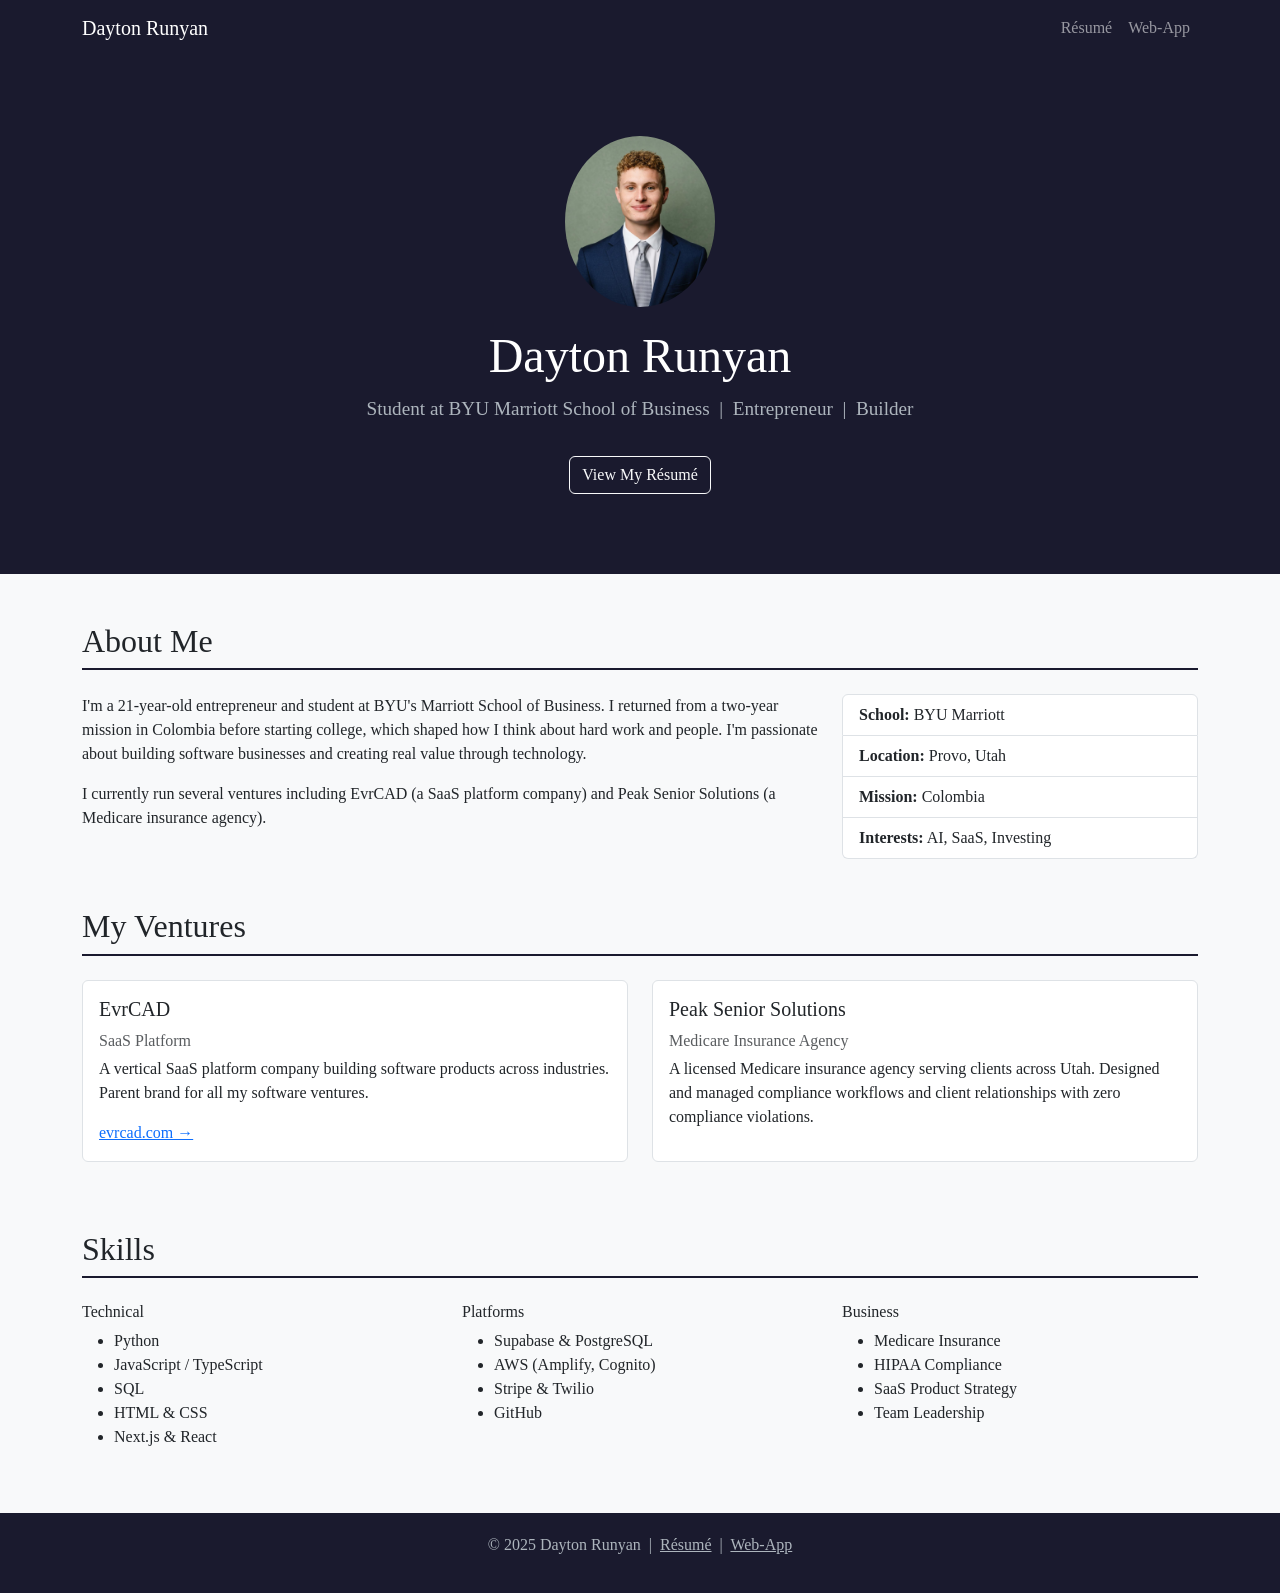
<file: index.html>
<!DOCTYPE html>
<html lang="en">
<head>
  <meta charset="UTF-8" />
  <meta name="viewport" content="width=device-width, initial-scale=1.0"/>
  <title>Dayton Runyan</title>

  <link href="https://cdn.jsdelivr.net/npm/bootstrap@5.3.2/dist/css/bootstrap.min.css" rel="stylesheet"/>

  <style>
    body {
      background-color: #f8f9fa;
      font-family: Georgia, serif;
    }

    .navbar {
      background-color: #1a1a2e;
    }

    .hero {
      background-color: #1a1a2e;
      color: white;
      padding: 80px 0;
      text-align: center;
    }

    .hero h1 {
      font-size: 3rem;
      margin-bottom: 10px;
    }

    .hero p {
      font-size: 1.2rem;
      color: #adb5bd;
    }

    .section-title {
      border-bottom: 2px solid #1a1a2e;
      padding-bottom: 8px;
      margin-bottom: 24px;
    }

    .card {
      border: 1px solid #dee2e6;
      margin-bottom: 20px;
    }

    footer {
      background-color: #1a1a2e;
      color: #adb5bd;
      padding: 20px 0;
      text-align: center;
    }
  </style>
</head>
<body>

  <nav class="navbar navbar-expand-lg navbar-dark">
    <div class="container">
      <a class="navbar-brand" href="index.html">Dayton Runyan</a>
      <button class="navbar-toggler" type="button" data-bs-toggle="collapse" data-bs-target="#navMenu">
        <span class="navbar-toggler-icon"></span>
      </button>
      <div class="collapse navbar-collapse" id="navMenu">
        <ul class="navbar-nav ms-auto">
          <li class="nav-item"><a class="nav-link" href="resume.html">Résumé</a></li>
          <li class="nav-item"><a class="nav-link" href="app.html">Web-App</a></li>
        </ul>
      </div>
    </div>
  </nav>

  <div class="hero">
    <div class="container">

      <img src="headshot.png" alt="Dayton Runyan" style="width:150px; border-radius:50%; margin-bottom:20px;">
      <h1>Dayton Runyan</h1>
      <p>Student at BYU Marriott School of Business &nbsp;|&nbsp; Entrepreneur &nbsp;|&nbsp; Builder</p>
      <a href="resume.html" class="btn btn-outline-light mt-3">View My Résumé</a>
    </div>
  </div>

  <div class="container mt-5" id="about">
    <h2 class="section-title">About Me</h2>
    <div class="row">
      <div class="col-md-8">
        <p>
          I'm a 21-year-old entrepreneur and student at BYU's Marriott School of Business.
          I returned from a two-year mission in Colombia before starting college, which shaped
          how I think about hard work and people. I'm passionate about building software
          businesses and creating real value through technology.
        </p>
        <p>
          I currently run several ventures including EvrCAD (a SaaS platform company)
          and Peak Senior Solutions (a Medicare insurance agency).
        </p>
      </div>
      <div class="col-md-4">
        <ul class="list-group">
          <li class="list-group-item"><strong>School:</strong> BYU Marriott</li>
          <li class="list-group-item"><strong>Location:</strong> Provo, Utah</li>
          <li class="list-group-item"><strong>Mission:</strong> Colombia</li>
          <li class="list-group-item"><strong>Interests:</strong> AI, SaaS, Investing</li>
        </ul>
      </div>
    </div>
  </div>

  <div class="container mt-5" id="ventures">
    <h2 class="section-title">My Ventures</h2>
    <div class="row">

      <div class="col-md-6">
        <div class="card p-3">
          <h5>EvrCAD</h5>
          <p class="text-muted mb-1">SaaS Platform</p>
          <p>A vertical SaaS platform company building software products across industries. Parent brand for all my software ventures.</p>
          <a href="https://evrcad.com" target="_blank">evrcad.com →</a>
        </div>
      </div>

      <div class="col-md-6">
        <div class="card p-3">
          <h5>Peak Senior Solutions</h5>
          <p class="text-muted mb-1">Medicare Insurance Agency</p>
          <p>A licensed Medicare insurance agency serving clients across Utah. Designed and managed compliance workflows and client relationships with zero compliance violations.</p>
        </div>
      </div>
    </div>
  </div>

  <div class="container mt-5 mb-5" id="skills">
    <h2 class="section-title">Skills</h2>
    <div class="row">
      <div class="col-md-4">
        <h6>Technical</h6>
        <ul>
          <li>Python</li>
          <li>JavaScript / TypeScript</li>
          <li>SQL</li>
          <li>HTML &amp; CSS</li>
          <li>Next.js &amp; React</li>
        </ul>
      </div>
      <div class="col-md-4">
        <h6>Platforms</h6>
        <ul>
          <li>Supabase &amp; PostgreSQL</li>
          <li>AWS (Amplify, Cognito)</li>
          <li>Stripe &amp; Twilio</li>
          <li>GitHub</li>
        </ul>
      </div>
      <div class="col-md-4">
        <h6>Business</h6>
        <ul>
          <li>Medicare Insurance</li>
          <li>HIPAA Compliance</li>
          <li>SaaS Product Strategy</li>
          <li>Team Leadership</li>
        </ul>
      </div>
    </div>
  </div>

  <footer>
    <p>&copy; 2025 Dayton Runyan &nbsp;|&nbsp;
      <a href="resume.html" style="color:#adb5bd;">Résumé</a> &nbsp;|&nbsp;
      <a href="app.html" style="color:#adb5bd;">Web-App</a>
    </p>
  </footer>
  <script src="https://cdn.jsdelivr.net/npm/bootstrap@5.3.2/dist/js/bootstrap.bundle.min.js"></script>
</body>
</html>
</file>
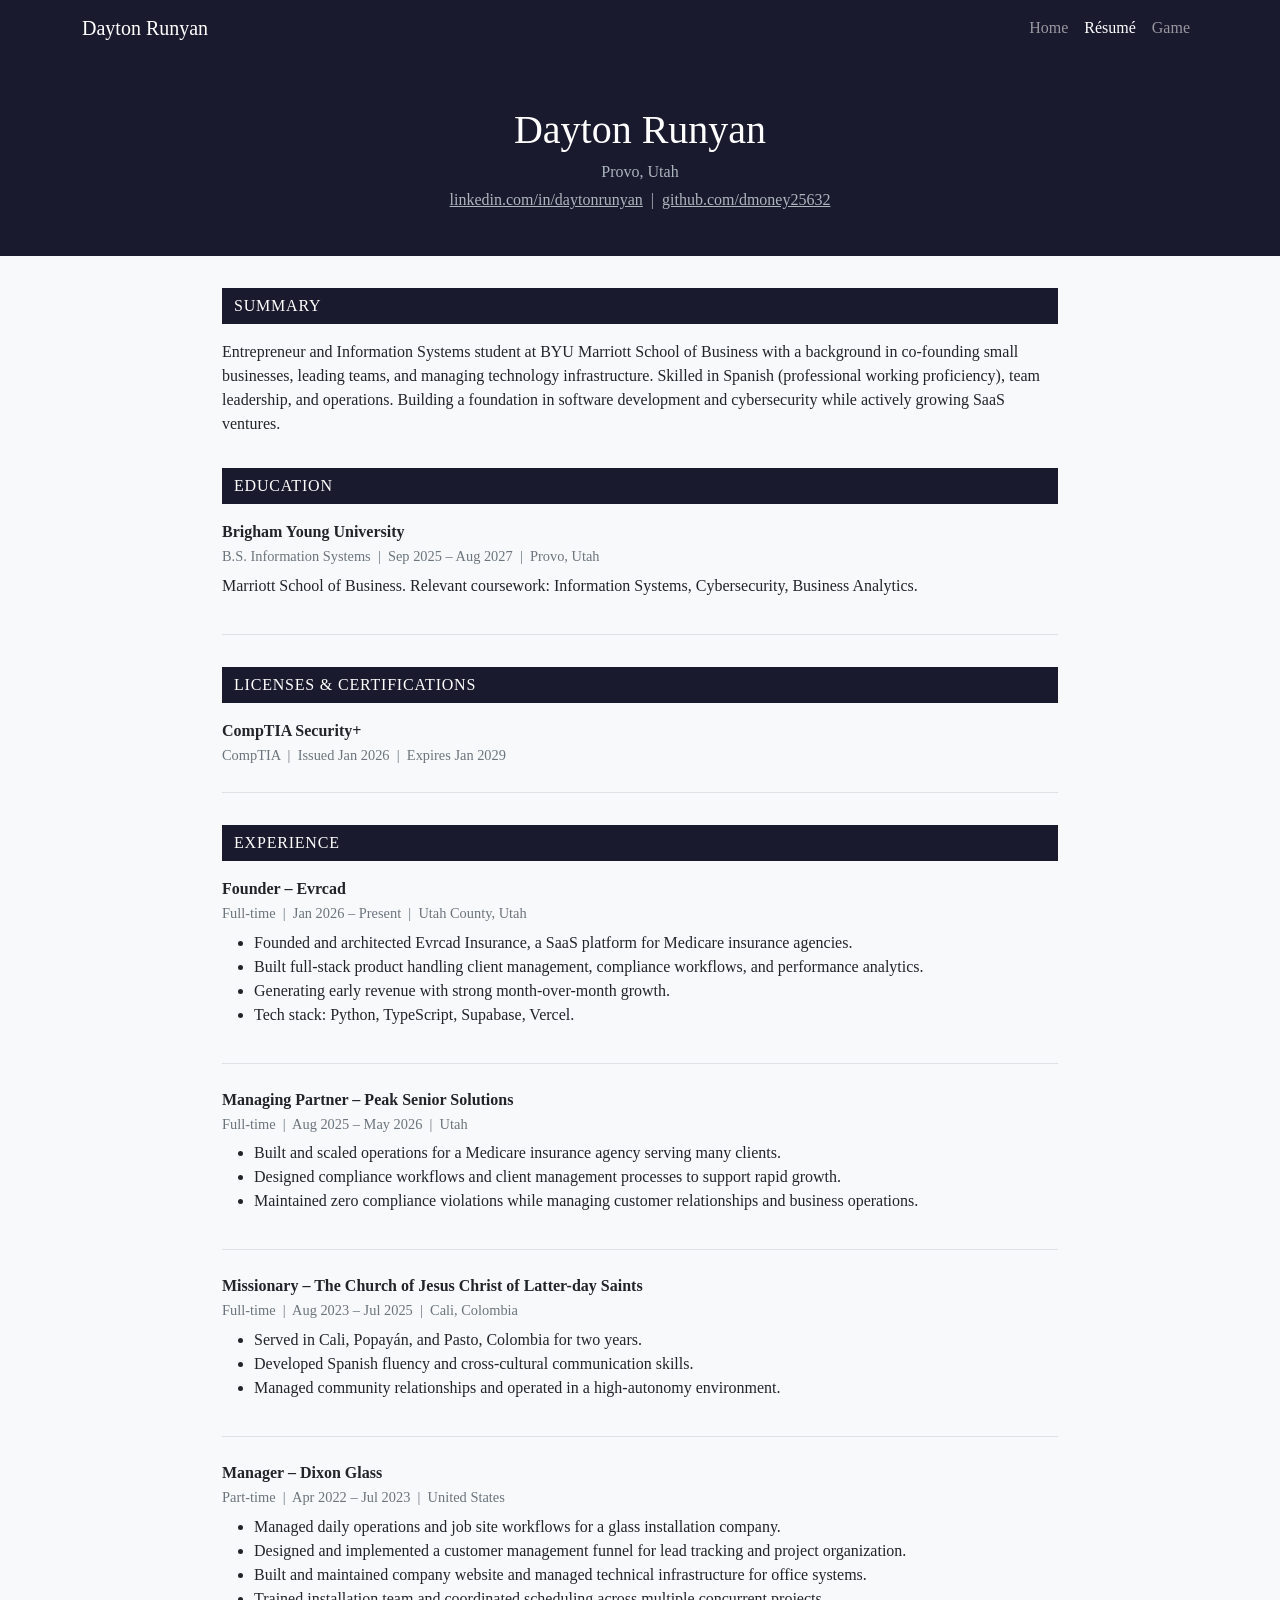
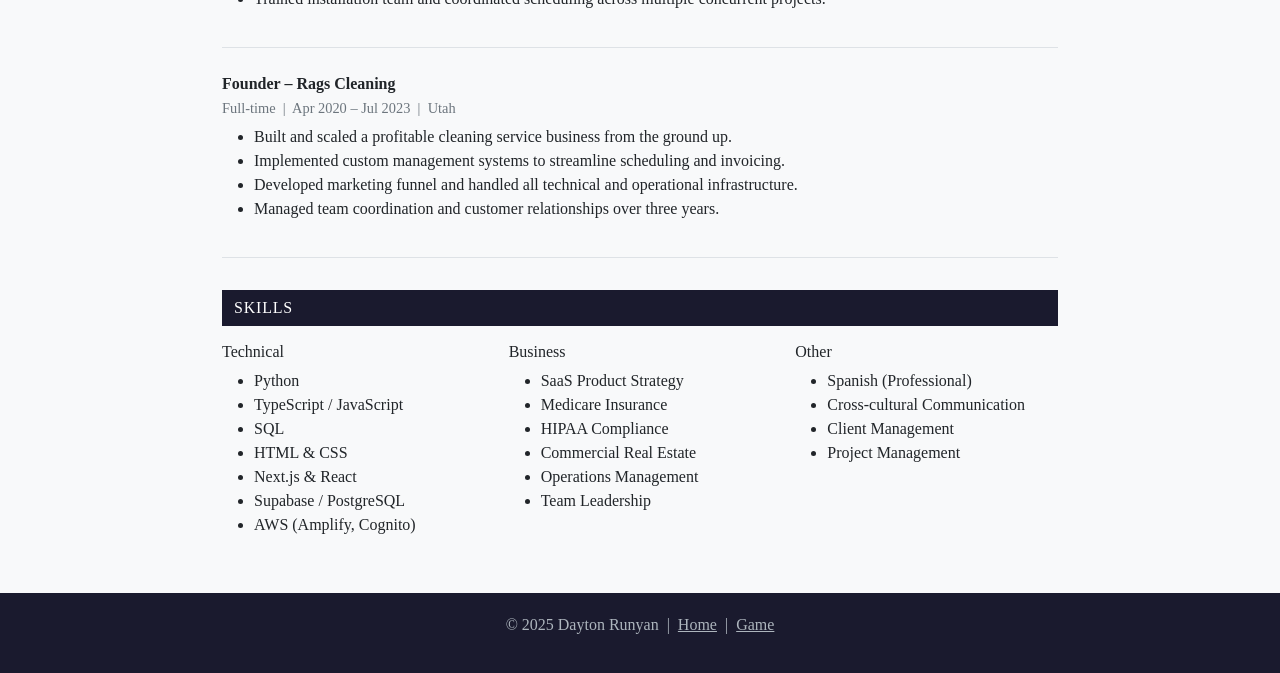
<file: resume.html>
<!DOCTYPE html>
<html lang="en">
<head>
  <meta charset="UTF-8" />
  <meta name="viewport" content="width=device-width, initial-scale=1.0"/>
  <title>Résumé – Dayton Runyan</title>

  <link href="https://cdn.jsdelivr.net/npm/bootstrap@5.3.2/dist/css/bootstrap.min.css" rel="stylesheet"/>

  <style>
    body {
      background-color: #f8f9fa;
      font-family: Georgia, serif;
    }

    .navbar {
      background-color: #1a1a2e;
    }

    .resume-header {
      background-color: #1a1a2e;
      color: white;
      padding: 50px 0 40px;
      text-align: center;
    }

    .resume-header h1 {
      font-size: 2.5rem;
      margin-bottom: 6px;
    }

    .resume-header p {
      color: #adb5bd;
      margin-bottom: 4px;
    }

    .resume-header a {
      color: #adb5bd;
    }

    .section-title {
      background-color: #1a1a2e;
      color: white;
      padding: 6px 12px;
      font-size: 1rem;
      letter-spacing: 0.05em;
      text-transform: uppercase;
      margin-bottom: 16px;
      margin-top: 32px;
    }

    .job-title {
      font-weight: bold;
      font-size: 1rem;
      margin-bottom: 2px;
    }

    .job-meta {
      color: #6c757d;
      font-size: 0.9rem;
      margin-bottom: 6px;
    }

    .job-block {
      margin-bottom: 24px;
      padding-bottom: 20px;
      border-bottom: 1px solid #dee2e6;
    }

    .job-block:last-child {
      border-bottom: none;
    }

    footer {
      background-color: #1a1a2e;
      color: #adb5bd;
      padding: 20px 0;
      text-align: center;
      margin-top: 40px;
    }
  </style>
</head>
<body>

  <nav class="navbar navbar-expand-lg navbar-dark">
    <div class="container">
      <a class="navbar-brand" href="index.html">Dayton Runyan</a>
      <button class="navbar-toggler" type="button" data-bs-toggle="collapse" data-bs-target="#navMenu">
        <span class="navbar-toggler-icon"></span>
      </button>
      <div class="collapse navbar-collapse" id="navMenu">
        <ul class="navbar-nav ms-auto">
          <li class="nav-item"><a class="nav-link" href="index.html">Home</a></li>
          <li class="nav-item"><a class="nav-link active" href="resume.html">Résumé</a></li>
          <li class="nav-item"><a class="nav-link" href="app.html">Game</a></li>
        </ul>
      </div>
    </div>
  </nav>

  <div class="resume-header">
    <div class="container">
      <h1>Dayton Runyan</h1>
      <p>Provo, Utah</p>
      <p>
        <a href="https://linkedin.com/in/daytonrunyan" target="_blank">linkedin.com/in/daytonrunyan</a>
        &nbsp;|&nbsp;
        <a href="https://github.com/dmoney25632" target="_blank">github.com/dmoney25632</a>
      </p>
    </div>
  </div>

  <div class="container mt-4" style="max-width: 860px;">

    <div class="section-title">Summary</div>
    <p>
      Entrepreneur and Information Systems student at BYU Marriott School of Business with a background
      in co-founding small businesses, leading teams, and managing technology infrastructure. Skilled in
      Spanish (professional working proficiency), team leadership, and operations. Building a foundation
      in software development and cybersecurity while actively growing SaaS ventures.
    </p>

    <div class="section-title">Education</div>

    <div class="job-block">
      <div class="job-title">Brigham Young University</div>
      <div class="job-meta">B.S. Information Systems &nbsp;|&nbsp; Sep 2025 – Aug 2027 &nbsp;|&nbsp; Provo, Utah</div>
      <p>Marriott School of Business. Relevant coursework: Information Systems, Cybersecurity, Business Analytics.</p>
    </div>

    <div class="section-title">Licenses &amp; Certifications</div>

    <div class="job-block">
      <div class="job-title">CompTIA Security+</div>
      <div class="job-meta">CompTIA &nbsp;|&nbsp; Issued Jan 2026 &nbsp;|&nbsp; Expires Jan 2029</div>
    </div>

    <div class="section-title">Experience</div>

    <div class="job-block">
      <div class="job-title">Founder – Evrcad</div>
      <div class="job-meta">Full-time &nbsp;|&nbsp; Jan 2026 – Present &nbsp;|&nbsp; Utah County, Utah</div>
      <ul>
        <li>Founded and architected Evrcad Insurance, a SaaS platform for Medicare insurance agencies.</li>
        <li>Built full-stack product handling client management, compliance workflows, and performance analytics.</li>
        <li>Generating early revenue with strong month-over-month growth.</li>
        <li>Tech stack: Python, TypeScript, Supabase, Vercel.</li>
      </ul>
    </div>

    <div class="job-block">
      <div class="job-title">Managing Partner – Peak Senior Solutions</div>
      <div class="job-meta">Full-time &nbsp;|&nbsp; Aug 2025 – May 2026 &nbsp;|&nbsp; Utah</div>
      <ul>
        <li>Built and scaled operations for a Medicare insurance agency serving many clients.</li>
        <li>Designed compliance workflows and client management processes to support rapid growth.</li>
        <li>Maintained zero compliance violations while managing customer relationships and business operations.</li>
      </ul>
    </div>

    <div class="job-block">
      <div class="job-title">Missionary – The Church of Jesus Christ of Latter-day Saints</div>
      <div class="job-meta">Full-time &nbsp;|&nbsp; Aug 2023 – Jul 2025 &nbsp;|&nbsp; Cali, Colombia</div>
      <ul>
        <li>Served in Cali, Popayán, and Pasto, Colombia for two years.</li>
        <li>Developed Spanish fluency and cross-cultural communication skills.</li>
        <li>Managed community relationships and operated in a high-autonomy environment.</li>
      </ul>
    </div>

    <div class="job-block">
      <div class="job-title">Manager – Dixon Glass</div>
      <div class="job-meta">Part-time &nbsp;|&nbsp; Apr 2022 – Jul 2023 &nbsp;|&nbsp; United States</div>
      <ul>
        <li>Managed daily operations and job site workflows for a glass installation company.</li>
        <li>Designed and implemented a customer management funnel for lead tracking and project organization.</li>
        <li>Built and maintained company website and managed technical infrastructure for office systems.</li>
        <li>Trained installation team and coordinated scheduling across multiple concurrent projects.</li>
      </ul>
    </div>

    <div class="job-block">
      <div class="job-title">Founder – Rags Cleaning</div>
      <div class="job-meta">Full-time &nbsp;|&nbsp; Apr 2020 – Jul 2023 &nbsp;|&nbsp; Utah</div>
      <ul>
        <li>Built and scaled a profitable cleaning service business from the ground up.</li>
        <li>Implemented custom management systems to streamline scheduling and invoicing.</li>
        <li>Developed marketing funnel and handled all technical and operational infrastructure.</li>
        <li>Managed team coordination and customer relationships over three years.</li>
      </ul>
    </div>

    <div class="section-title">Skills</div>

    <div class="row mb-4">
      <div class="col-md-4">
        <h6>Technical</h6>
        <ul>
          <li>Python</li>
          <li>TypeScript / JavaScript</li>
          <li>SQL</li>
          <li>HTML &amp; CSS</li>
          <li>Next.js &amp; React</li>
          <li>Supabase / PostgreSQL</li>
          <li>AWS (Amplify, Cognito)</li>
        </ul>
      </div>
      <div class="col-md-4">
        <h6>Business</h6>
        <ul>
          <li>SaaS Product Strategy</li>
          <li>Medicare Insurance</li>
          <li>HIPAA Compliance</li>
          <li>Commercial Real Estate</li>
          <li>Operations Management</li>
          <li>Team Leadership</li>
        </ul>
      </div>
      <div class="col-md-4">
        <h6>Other</h6>
        <ul>
          <li>Spanish (Professional)</li>
          <li>Cross-cultural Communication</li>
          <li>Client Management</li>
          <li>Project Management</li>
        </ul>
      </div>
    </div>

  </div><!-- end container -->

  <footer>
    <p>&copy; 2025 Dayton Runyan &nbsp;|&nbsp;
      <a href="index.html" style="color:#adb5bd;">Home</a> &nbsp;|&nbsp;
      <a href="app.html" style="color:#adb5bd;">Game</a>
    </p>
  </footer>

  <!-- Bootstrap JS -->
  <script src="https://cdn.jsdelivr.net/npm/bootstrap@5.3.2/dist/js/bootstrap.bundle.min.js"></script>

</body>
</html>
</file>
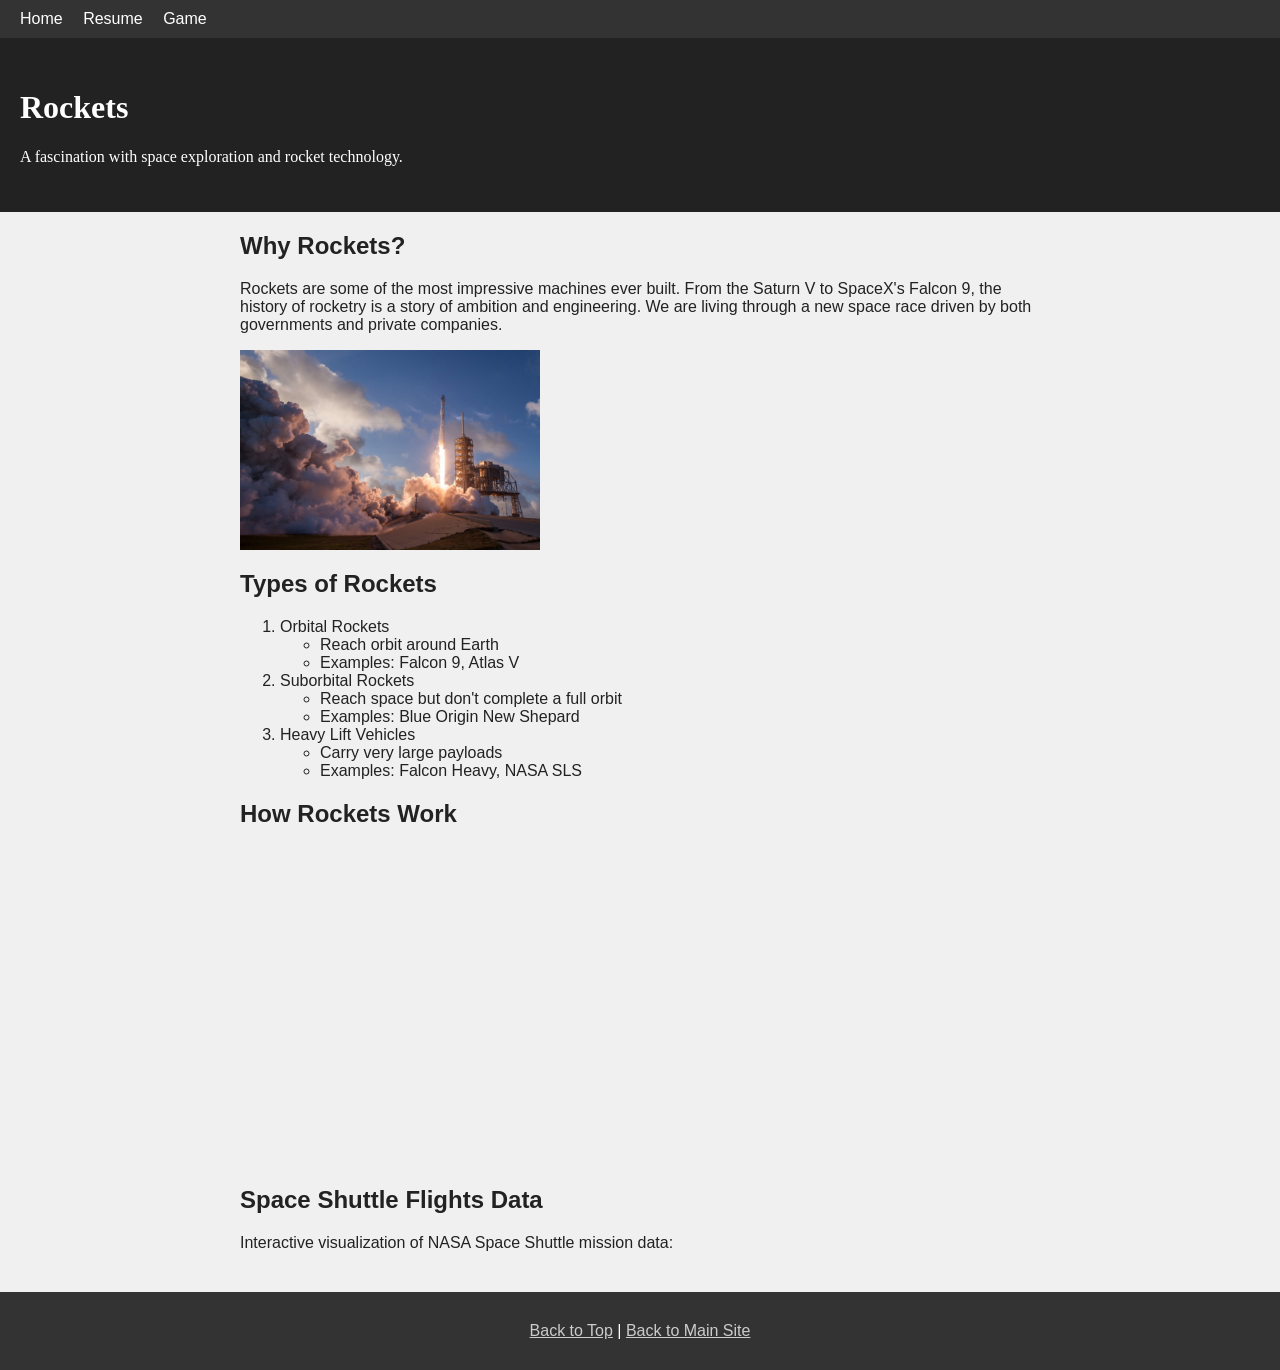
<file: scratch.html>
<!DOCTYPE html>
<html lang="en">
<head>
  <meta charset="UTF-8" />
  <title>Rockets</title>
  <link rel="stylesheet" href="style.css" />
</head>
<body>

  <a name="top"></a>

  <div id="navbar">
    <a href="index.html">Home</a>
    <a href="resume.html">Resume</a>
    <a href="app.html">Game</a>
  </div>

  <div id="header">
    <h1>Rockets</h1>
    <p>A fascination with space exploration and rocket technology.</p>
  </div>

  <div id="main">

    <h2>Why Rockets?</h2>
    <p>
      Rockets are some of the most impressive machines ever built. From the Saturn V to SpaceX's
      Falcon 9, the history of rocketry is a story of ambition and engineering. We are living
      through a new space race driven by both governments and private companies.
    </p>

    <img src="rocket.jpg" alt="Rocket launch" style="width:300px; display:block; margin:16px 0;" />

    <h2>Types of Rockets</h2>

    <ol>
      <li>
        Orbital Rockets
        <ul>
          <li>Reach orbit around Earth</li>
          <li>Examples: Falcon 9, Atlas V</li>
        </ul>
      </li>
      <li>
        Suborbital Rockets
        <ul>
          <li>Reach space but don't complete a full orbit</li>
          <li>Examples: Blue Origin New Shepard</li>
        </ul>
      </li>
      <li>
        Heavy Lift Vehicles
        <ul>
          <li>Carry very large payloads</li>
          <li>Examples: Falcon Heavy, NASA SLS</li>
        </ul>
      </li>
    </ol>

    <h2>How Rockets Work</h2>
    <iframe width="560" height="315"
      src="https://www.youtube.com/embed/ANe_HW4X8oc"
      title="How Rockets Work"
      frameborder="0"
      allow="accelerometer; autoplay; clipboard-write; encrypted-media; gyroscope; picture-in-picture"
      allowfullscreen>
    </iframe>

    <h2>Space Shuttle Flights Data</h2>
    <p>Interactive visualization of NASA Space Shuttle mission data:</p>

    <div class='tableauPlaceholder' id='viz1780616755321' style='position: relative'><noscript><a href='#'><img alt='SPACESHUTTLEFLIGHTS ' src='https:&#47;&#47;public.tableau.com&#47;static&#47;images&#47;Th&#47;TheSpaceShuttle&#47;SSO&#47;1_rss.png' style='border: none' /></a></noscript><object class='tableauViz'  style='display:none;'><param name='host_url' value='https%3A%2F%2Fpublic.tableau.com%2F' /> <param name='embed_code_version' value='3' /> <param name='site_root' value='' /><param name='name' value='TheSpaceShuttle&#47;SSO' /><param name='tabs' value='no' /><param name='toolbar' value='yes' /><param name='static_image' value='https:&#47;&#47;public.tableau.com&#47;static&#47;images&#47;Th&#47;TheSpaceShuttle&#47;SSO&#47;1.png' /> <param name='animate_transition' value='yes' /><param name='display_static_image' value='yes' /><param name='display_spinner' value='yes' /><param name='display_overlay' value='yes' /><param name='display_count' value='yes' /><param name='language' value='en-US' /></object></div>
    <script type='text/javascript'>
      var divElement = document.getElementById('viz1780616755321');
      var vizElement = divElement.getElementsByTagName('object')[0];
      if ( divElement.offsetWidth > 800 ) { vizElement.style.width='1300px';vizElement.style.height='827px';} else if ( divElement.offsetWidth > 500 ) { vizElement.style.width='1300px';vizElement.style.height='827px';} else { vizElement.style.width='100%';vizElement.style.height='2977px';}
      var scriptElement = document.createElement('script');
      scriptElement.src = 'https://public.tableau.com/javascripts/api/viz_v1.js';
      vizElement.parentNode.insertBefore(scriptElement, vizElement);
    </script>

  </div>

  <div id="footer">
    <p><a href="#top">Back to Top</a> | <a href="index.html">Back to Main Site</a></p>
  </div>

</body>
</html>
</file>
<file: style.css>
body {
  background-color: #f0f0f0;
  font-family: Arial, sans-serif;
  color: #222222;
  margin: 0;
  padding: 0;
}

#navbar {
  background-color: #333333;
  padding: 10px 20px;
}

#navbar a {
  color: #ffffff;
  text-decoration: none;
  margin-right: 16px;
}

#header {
  background-color: #222222;
  color: #ffffff;
  padding: 30px 20px;
  font-family: Georgia, serif;
}

#main {
  max-width: 800px;
  margin: 20px auto;
  padding: 0 20px;
}

#footer {
  background-color: #333333;
  color: #ffffff;
  text-align: center;
  padding: 14px;
  margin-top: 40px;
}

#footer a {
  color: #cccccc;
}
</file>
